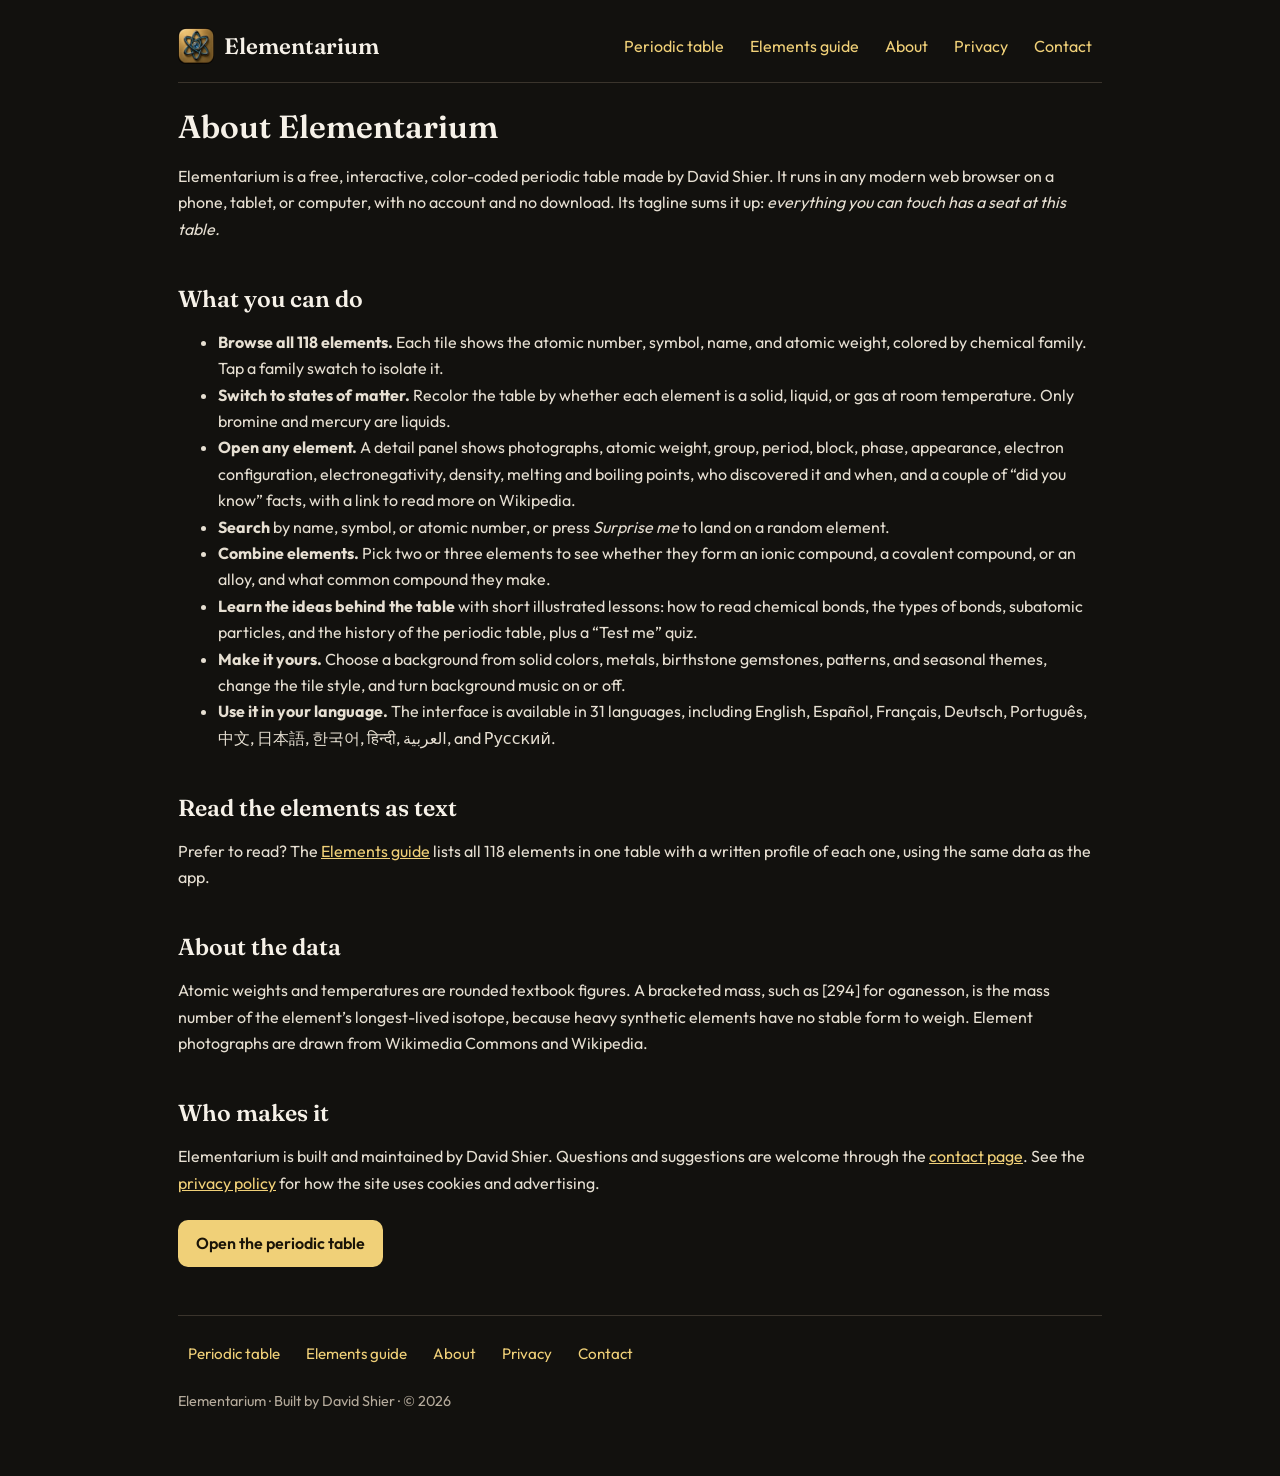
<file: about.html>
<!DOCTYPE html>
<html lang="en"><head><meta charset="utf-8"><meta name="viewport" content="width=device-width, initial-scale=1">
<title>About Elementarium | Interactive Periodic Table</title><meta name="description" content="What Elementarium is: a free, color-coded, interactive periodic table with element photographs, properties, lessons, and quizzes in 31 languages.">
<link rel="canonical" href="https://davco61383.github.io/about.html"><meta name="google-adsense-account" content="ca-pub-8500403641034421">
<meta property="og:title" content="About Elementarium | Interactive Periodic Table"><meta property="og:description" content="What Elementarium is: a free, color-coded, interactive periodic table with element photographs, properties, lessons, and quizzes in 31 languages."><meta property="og:url" content="https://davco61383.github.io/about.html"><meta property="og:type" content="website"><meta property="og:image" content="https://davco61383.github.io/og.jpg">
<meta name="theme-color" content="#12110e"><link rel="icon" type="image/png" sizes="192x192" href="/icon-192.png"><link rel="apple-touch-icon" href="/apple-touch-icon.png">
<link rel="stylesheet" href="/static.css"><script async src="https://pagead2.googlesyndication.com/pagead/js/adsbygoogle.js?client=ca-pub-8500403641034421" crossorigin="anonymous"></script>
</head><body><div class="wrap">
<header class="top"><a class="brand" href="/"><img src="/mark.webp" alt="" width="36" height="36">Elementarium</a><nav class="links" aria-label="Site"><a href="/">Periodic table</a><a href="/elements/">Elements guide</a><a href="/about.html">About</a><a href="/privacy.html">Privacy</a><a href="/contact.html">Contact</a></nav></header>
<main>
<h1>About Elementarium</h1>
<p>Elementarium is a free, interactive, color-coded periodic table made by David Shier. It runs in any modern web browser on a phone, tablet, or computer, with no account and no download. Its tagline sums it up: <em>everything you can touch has a seat at this table.</em></p>
<h2>What you can do</h2>
<ul>
<li><strong>Browse all 118 elements.</strong> Each tile shows the atomic number, symbol, name, and atomic weight, colored by chemical family. Tap a family swatch to isolate it.</li>
<li><strong>Switch to states of matter.</strong> Recolor the table by whether each element is a solid, liquid, or gas at room temperature. Only bromine and mercury are liquids.</li>
<li><strong>Open any element.</strong> A detail panel shows photographs, atomic weight, group, period, block, phase, appearance, electron configuration, electronegativity, density, melting and boiling points, who discovered it and when, and a couple of “did you know” facts, with a link to read more on Wikipedia.</li>
<li><strong>Search</strong> by name, symbol, or atomic number, or press <em>Surprise me</em> to land on a random element.</li>
<li><strong>Combine elements.</strong> Pick two or three elements to see whether they form an ionic compound, a covalent compound, or an alloy, and what common compound they make.</li>
<li><strong>Learn the ideas behind the table</strong> with short illustrated lessons: how to read chemical bonds, the types of bonds, subatomic particles, and the history of the periodic table, plus a “Test me” quiz.</li>
<li><strong>Make it yours.</strong> Choose a background from solid colors, metals, birthstone gemstones, patterns, and seasonal themes, change the tile style, and turn background music on or off.</li>
<li><strong>Use it in your language.</strong> The interface is available in 31 languages, including English, Español, Français, Deutsch, Português, 中文, 日本語, 한국어, हिन्दी, العربية, and Русский.</li>
</ul>
<h2>Read the elements as text</h2>
<p>Prefer to read? The <a href="/elements/">Elements guide</a> lists all 118 elements in one table with a written profile of each one, using the same data as the app.</p>
<h2>About the data</h2>
<p>Atomic weights and temperatures are rounded textbook figures. A bracketed mass, such as [294] for oganesson, is the mass number of the element’s longest-lived isotope, because heavy synthetic elements have no stable form to weigh. Element photographs are drawn from Wikimedia Commons and Wikipedia.</p>
<h2>Who makes it</h2>
<p>Elementarium is built and maintained by David Shier. Questions and suggestions are welcome through the <a href="/contact.html">contact page</a>. See the <a href="/privacy.html">privacy policy</a> for how the site uses cookies and advertising.</p>
<p><a class="btn" href="/">Open the periodic table</a></p>

</main>
<footer class="site"><nav aria-label="Footer"><a href="/">Periodic table</a><a href="/elements/">Elements guide</a><a href="/about.html">About</a><a href="/privacy.html">Privacy</a><a href="/contact.html">Contact</a></nav><p>Elementarium · Built by David Shier · © 2026</p></footer>
</div></body></html>
</file>
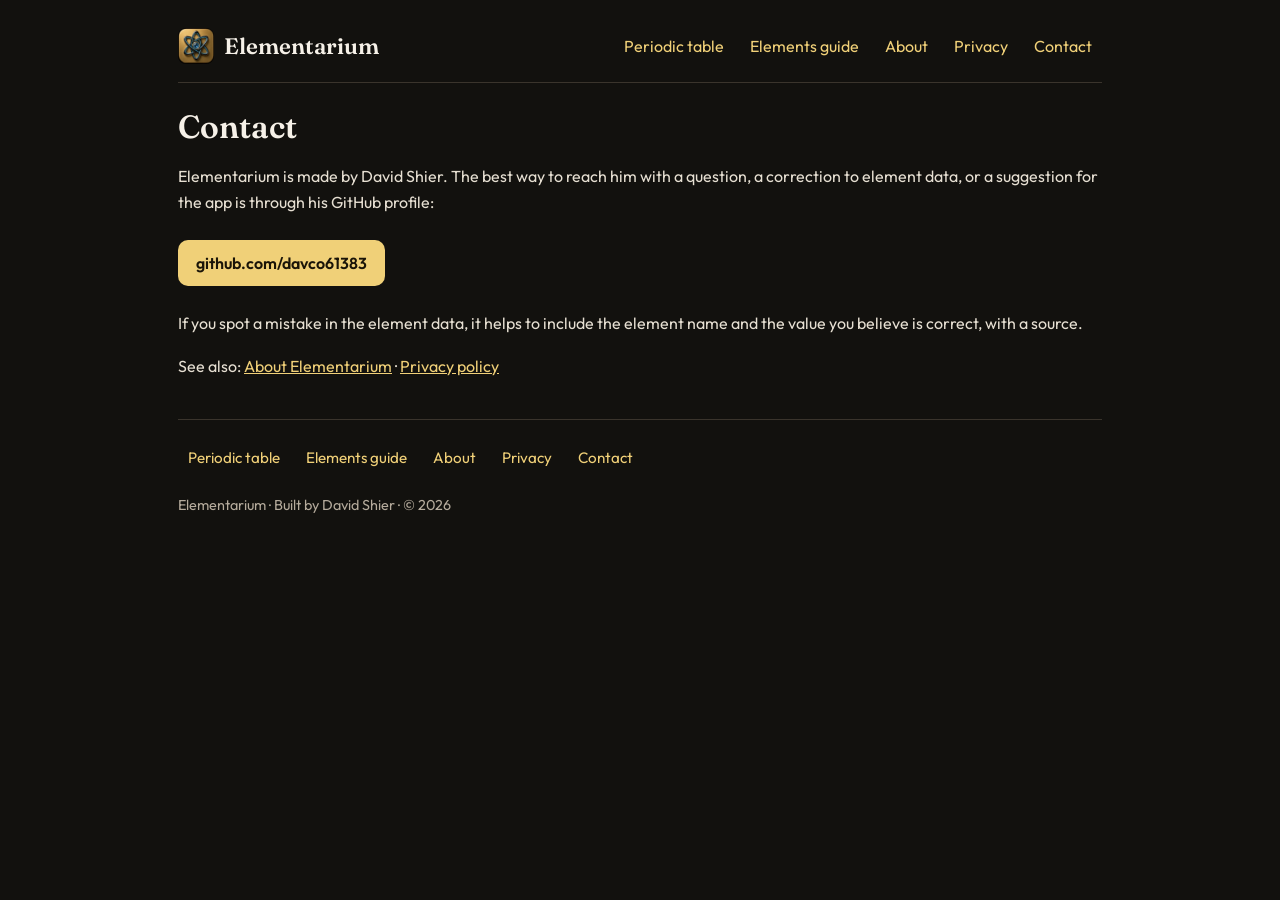
<file: contact.html>
<!DOCTYPE html>
<html lang="en"><head><meta charset="utf-8"><meta name="viewport" content="width=device-width, initial-scale=1">
<title>Contact | Elementarium</title><meta name="description" content="How to contact the maker of Elementarium, the interactive periodic table.">
<link rel="canonical" href="https://davco61383.github.io/contact.html"><meta name="google-adsense-account" content="ca-pub-8500403641034421">
<meta property="og:title" content="Contact | Elementarium"><meta property="og:description" content="How to contact the maker of Elementarium, the interactive periodic table."><meta property="og:url" content="https://davco61383.github.io/contact.html"><meta property="og:type" content="website"><meta property="og:image" content="https://davco61383.github.io/og.jpg">
<meta name="theme-color" content="#12110e"><link rel="icon" type="image/png" sizes="192x192" href="/icon-192.png"><link rel="apple-touch-icon" href="/apple-touch-icon.png">
<link rel="stylesheet" href="/static.css"><script async src="https://pagead2.googlesyndication.com/pagead/js/adsbygoogle.js?client=ca-pub-8500403641034421" crossorigin="anonymous"></script>
</head><body><div class="wrap">
<header class="top"><a class="brand" href="/"><img src="/mark.webp" alt="" width="36" height="36">Elementarium</a><nav class="links" aria-label="Site"><a href="/">Periodic table</a><a href="/elements/">Elements guide</a><a href="/about.html">About</a><a href="/privacy.html">Privacy</a><a href="/contact.html">Contact</a></nav></header>
<main>
<h1>Contact</h1>
<p>Elementarium is made by David Shier. The best way to reach him with a question, a correction to element data, or a suggestion for the app is through his GitHub profile:</p>
<p><a class="btn" href="https://github.com/davco61383" rel="noopener">github.com/davco61383</a></p>
<p>If you spot a mistake in the element data, it helps to include the element name and the value you believe is correct, with a source.</p>
<p>See also: <a href="/about.html">About Elementarium</a> · <a href="/privacy.html">Privacy policy</a></p>

</main>
<footer class="site"><nav aria-label="Footer"><a href="/">Periodic table</a><a href="/elements/">Elements guide</a><a href="/about.html">About</a><a href="/privacy.html">Privacy</a><a href="/contact.html">Contact</a></nav><p>Elementarium · Built by David Shier · © 2026</p></footer>
</div></body></html>
</file>
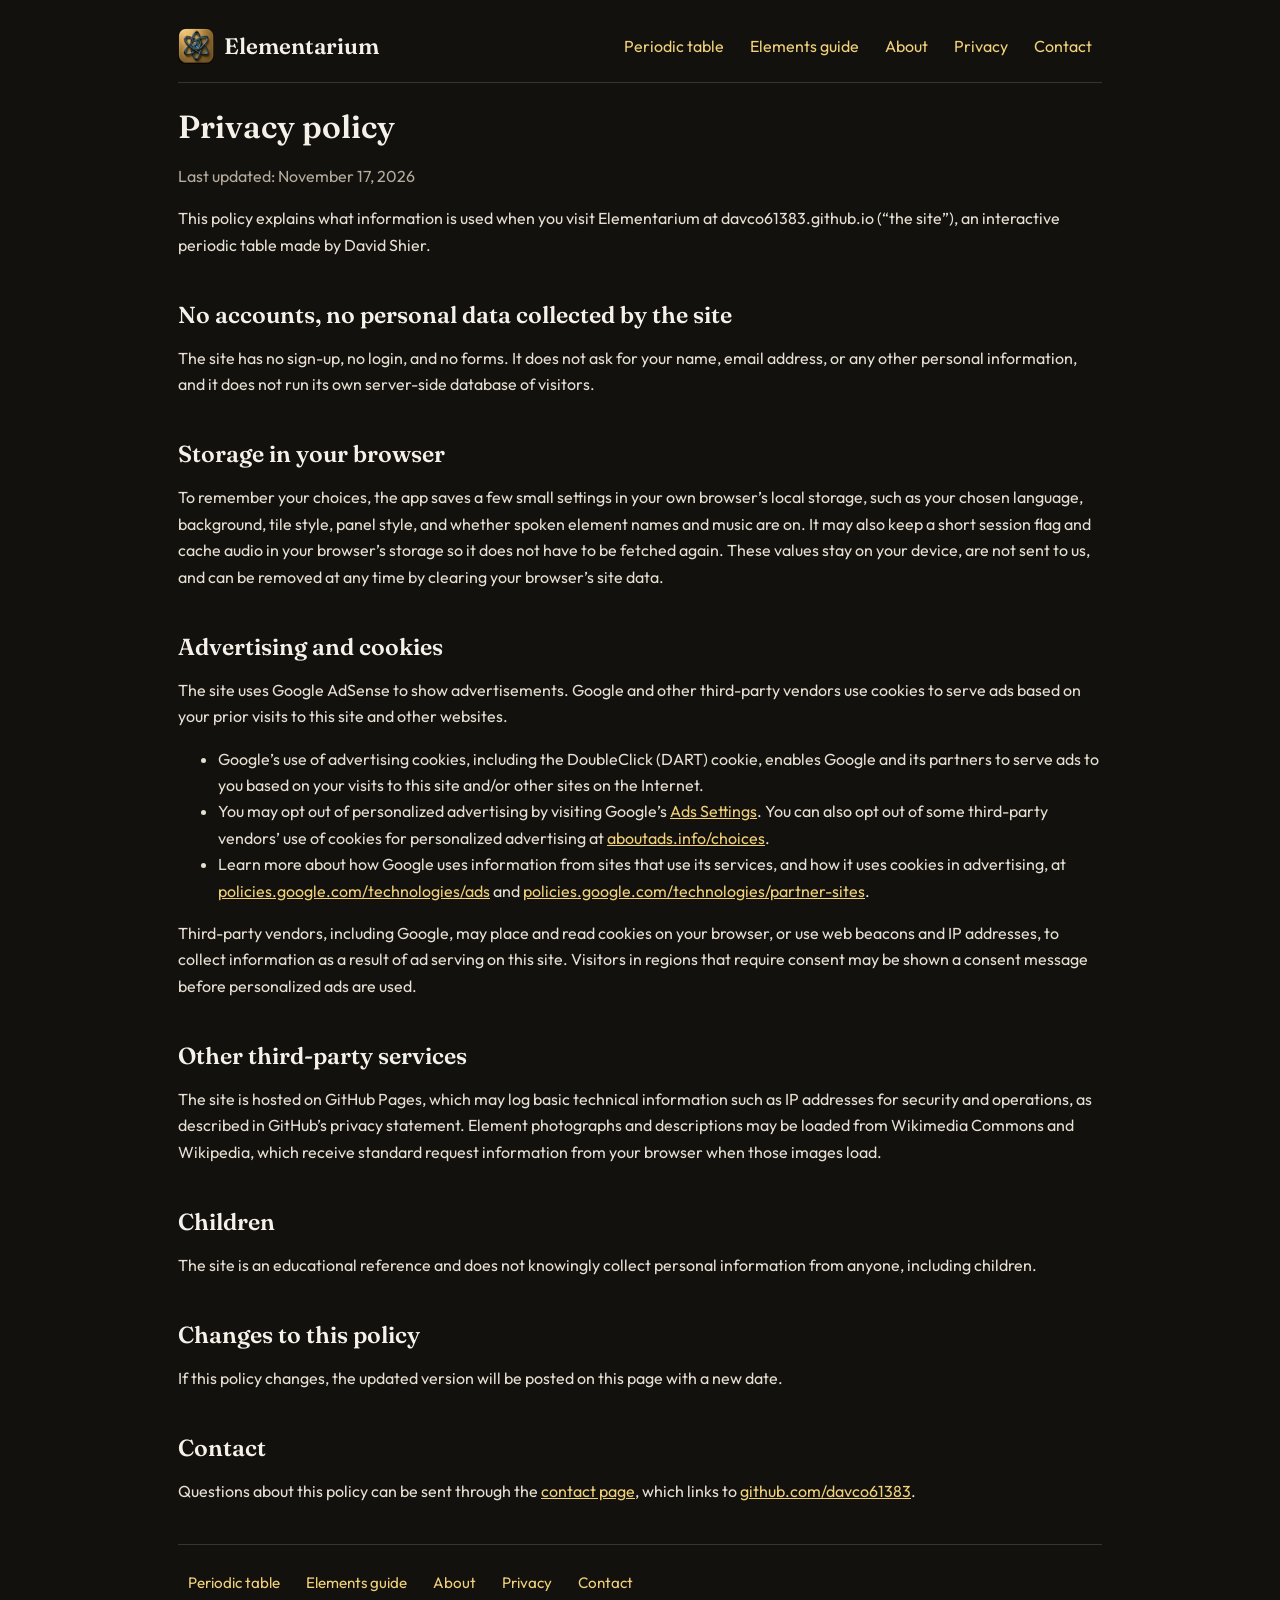
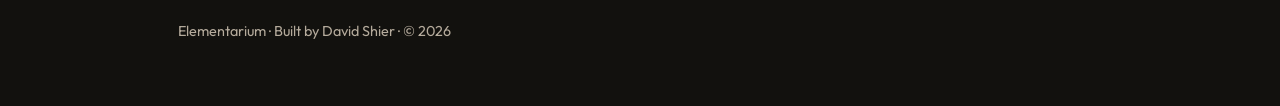
<file: privacy.html>
<!DOCTYPE html>
<html lang="en"><head><meta charset="utf-8"><meta name="viewport" content="width=device-width, initial-scale=1">
<title>Privacy Policy | Elementarium</title><meta name="description" content="Privacy policy for Elementarium: no accounts or personal data collected; Google AdSense advertising cookies and how to opt out.">
<link rel="canonical" href="https://davco61383.github.io/privacy.html"><meta name="google-adsense-account" content="ca-pub-8500403641034421">
<meta property="og:title" content="Privacy Policy | Elementarium"><meta property="og:description" content="Privacy policy for Elementarium: no accounts or personal data collected; Google AdSense advertising cookies and how to opt out."><meta property="og:url" content="https://davco61383.github.io/privacy.html"><meta property="og:type" content="website"><meta property="og:image" content="https://davco61383.github.io/og.jpg">
<meta name="theme-color" content="#12110e"><link rel="icon" type="image/png" sizes="192x192" href="/icon-192.png"><link rel="apple-touch-icon" href="/apple-touch-icon.png">
<link rel="stylesheet" href="/static.css"><script async src="https://pagead2.googlesyndication.com/pagead/js/adsbygoogle.js?client=ca-pub-8500403641034421" crossorigin="anonymous"></script>
</head><body><div class="wrap">
<header class="top"><a class="brand" href="/"><img src="/mark.webp" alt="" width="36" height="36">Elementarium</a><nav class="links" aria-label="Site"><a href="/">Periodic table</a><a href="/elements/">Elements guide</a><a href="/about.html">About</a><a href="/privacy.html">Privacy</a><a href="/contact.html">Contact</a></nav></header>
<main>
<h1>Privacy policy</h1>
<p class="muted">Last updated: November 17, 2026</p>
<p>This policy explains what information is used when you visit Elementarium at davco61383.github.io (“the site”), an interactive periodic table made by David Shier.</p>
<h2>No accounts, no personal data collected by the site</h2>
<p>The site has no sign-up, no login, and no forms. It does not ask for your name, email address, or any other personal information, and it does not run its own server-side database of visitors.</p>
<h2>Storage in your browser</h2>
<p>To remember your choices, the app saves a few small settings in your own browser’s local storage, such as your chosen language, background, tile style, panel style, and whether spoken element names and music are on. It may also keep a short session flag and cache audio in your browser’s storage so it does not have to be fetched again. These values stay on your device, are not sent to us, and can be removed at any time by clearing your browser’s site data.</p>
<h2>Advertising and cookies</h2>
<p>The site uses Google AdSense to show advertisements. Google and other third-party vendors use cookies to serve ads based on your prior visits to this site and other websites.</p>
<ul>
<li>Google’s use of advertising cookies, including the DoubleClick (DART) cookie, enables Google and its partners to serve ads to you based on your visits to this site and/or other sites on the Internet.</li>
<li>You may opt out of personalized advertising by visiting Google’s <a href="https://adssettings.google.com" rel="noopener">Ads Settings</a>. You can also opt out of some third-party vendors’ use of cookies for personalized advertising at <a href="https://www.aboutads.info/choices/" rel="noopener">aboutads.info/choices</a>.</li>
<li>Learn more about how Google uses information from sites that use its services, and how it uses cookies in advertising, at <a href="https://policies.google.com/technologies/ads" rel="noopener">policies.google.com/technologies/ads</a> and <a href="https://policies.google.com/technologies/partner-sites" rel="noopener">policies.google.com/technologies/partner-sites</a>.</li>
</ul>
<p>Third-party vendors, including Google, may place and read cookies on your browser, or use web beacons and IP addresses, to collect information as a result of ad serving on this site. Visitors in regions that require consent may be shown a consent message before personalized ads are used.</p>
<h2>Other third-party services</h2>
<p>The site is hosted on GitHub Pages, which may log basic technical information such as IP addresses for security and operations, as described in GitHub’s privacy statement. Element photographs and descriptions may be loaded from Wikimedia Commons and Wikipedia, which receive standard request information from your browser when those images load.</p>
<h2>Children</h2>
<p>The site is an educational reference and does not knowingly collect personal information from anyone, including children.</p>
<h2>Changes to this policy</h2>
<p>If this policy changes, the updated version will be posted on this page with a new date.</p>
<h2>Contact</h2>
<p>Questions about this policy can be sent through the <a href="/contact.html">contact page</a>, which links to <a href="https://github.com/davco61383" rel="noopener">github.com/davco61383</a>.</p>

</main>
<footer class="site"><nav aria-label="Footer"><a href="/">Periodic table</a><a href="/elements/">Elements guide</a><a href="/about.html">About</a><a href="/privacy.html">Privacy</a><a href="/contact.html">Contact</a></nav><p>Elementarium · Built by David Shier · © 2026</p></footer>
</div></body></html>
</file>
<file: static.css>
@font-face{font-family:Fraunces;src:url(/fonts/fraunces-latin.woff2) format("woff2");font-weight:500 700;font-display:swap}
@font-face{font-family:Outfit;src:url(/fonts/outfit-latin.woff2) format("woff2");font-weight:400 700;font-display:swap}
*{box-sizing:border-box}
html{background:#12110e;color:#f4efe6;-webkit-text-size-adjust:100%}
body{margin:0;font:16px/1.65 Outfit,system-ui,-apple-system,"Segoe UI",sans-serif}
.wrap{max-width:960px;margin:0 auto;padding:24px 18px 48px}
header.top{display:flex;align-items:center;gap:12px;flex-wrap:wrap;border-bottom:1px solid #3a342c;padding-bottom:14px;margin-bottom:24px}
header.top a.brand{display:flex;align-items:center;gap:10px;color:#f6f1e8;text-decoration:none;font-family:Fraunces,Georgia,serif;font-size:1.4rem;font-weight:600}
header.top img{width:36px;height:36px;border-radius:8px}
nav.links{display:flex;flex-wrap:wrap;gap:4px 6px;margin-left:auto}
nav.links a,footer.site a{color:#f0d078;text-decoration:none;padding:8px 10px;border-radius:8px;display:inline-block;min-height:44px;line-height:28px}
nav.links a:hover,footer.site a:hover{background:#2c2a26}
h1,h2,h3{font-family:Fraunces,Georgia,serif;color:#f6f1e8;line-height:1.25;font-weight:600}
h1{font-size:2rem;margin:.2em 0 .5em}
h2{font-size:1.45rem;margin:1.8em 0 .5em}
h3{font-size:1.15rem;margin:1.4em 0 .3em}
p,li{color:#e6dfd2}
a{color:#f0d078}
.muted{color:#b5ab9c}
.btn{display:inline-block;background:#f0d078;color:#1a1408;font-weight:600;padding:10px 18px;border-radius:10px;text-decoration:none;margin:8px 0}
.tablewrap{overflow-x:auto;border:1px solid #3a342c;border-radius:10px}
table{border-collapse:collapse;width:100%;font-size:.95rem}
th,td{padding:8px 10px;text-align:left;border-bottom:1px solid #2c2a26;white-space:nowrap}
th{background:#1c1a16;color:#f6f1e8;position:sticky;top:0}
td.sym a{font-family:Fraunces,Georgia,serif;font-weight:600;color:#f6f1e8}
.chip{display:inline-block;width:.8em;height:.8em;border-radius:3px;margin-right:6px;vertical-align:-1px}
dl.props{display:grid;grid-template-columns:max-content 1fr;gap:2px 14px;margin:.5em 0}
dl.props dt{color:#b5ab9c}dl.props dd{margin:0;color:#f4efe6}
section.el{border-top:1px solid #2c2a26;padding-top:6px}
footer.site{border-top:1px solid #3a342c;margin-top:40px;padding-top:16px;font-size:.95rem}
footer.site nav{display:flex;flex-wrap:wrap;gap:4px 6px}
footer.site p{color:#b5ab9c;font-size:.9rem}
</file>
